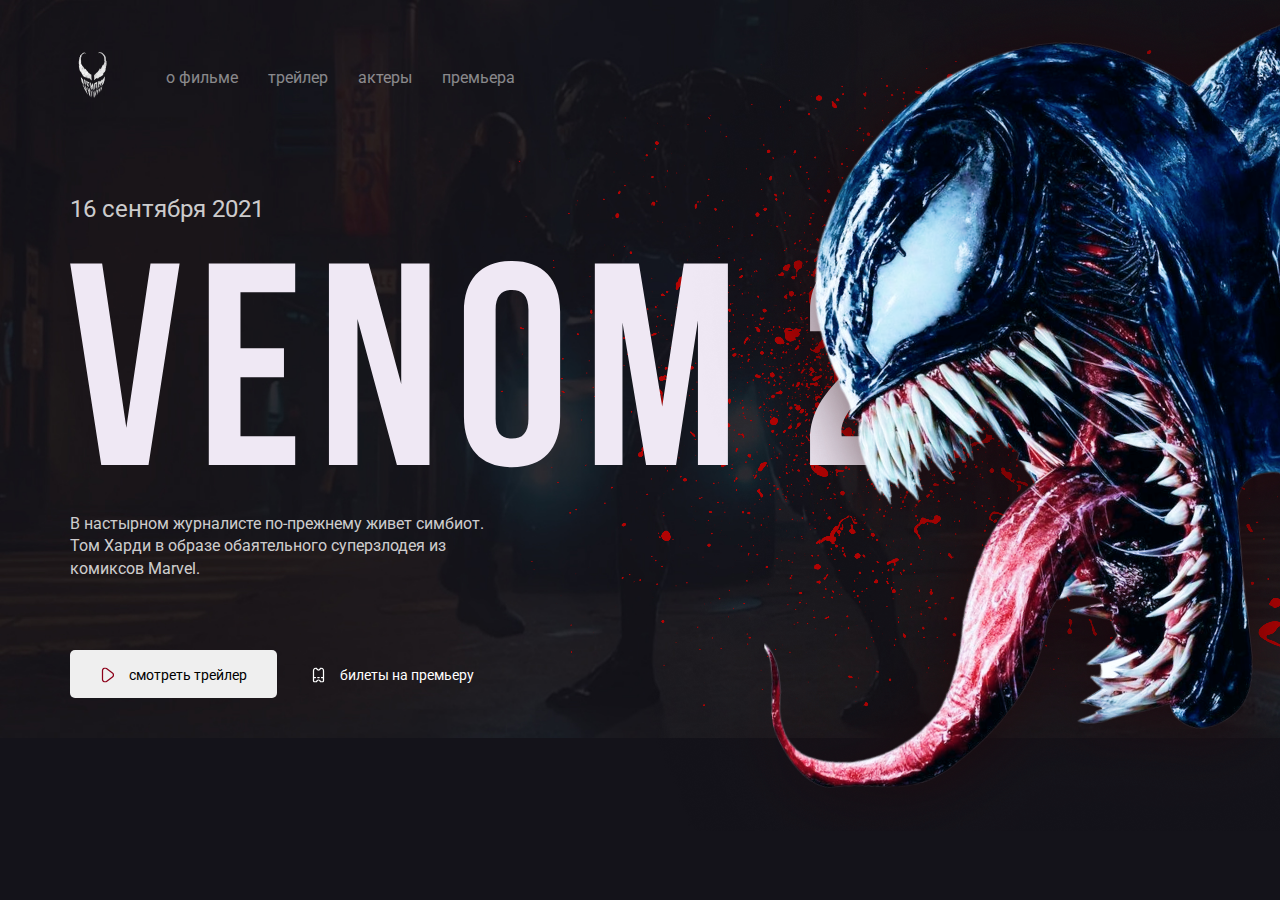
<file: index.html>
<!DOCTYPE html>
<html lang="en">

<head>
    <meta charset="UTF-8">
    <meta http-equiv="X-UA-Compatible" content="IE=edge">
    <meta name="viewport" content="width=device-width, initial-scale=1.0">
    <link rel="preconnect" href="https://fonts.gstatic.com">
    <link href="https://fonts.googleapis.com/css2?family=Roboto:wght@400;700&display=swap" rel="stylesheet">
    <link rel="stylesheet" href="css/normalize.css">
    <link rel="stylesheet" href="css/style.css">
    <title>Главная Venom 2</title>
</head>

<body class="blood">
    <div class="container">
        <header class="header">
            <a href="/" class="logo-link">
                <img width="46" height="71" src="img/logo.png" alt="logo: venom" class="logo-img"></a>
            <nav class="nav">
                <ul class="nav-menu">
                    <li class="nav-menu-item">
                        <a href="about.html" class="nav-menu-link">о фильме</a>
                    </li>
                    <li class="nav-menu-item">
                        <a href="trailer.html" class="nav-menu-link">трейлер</a>
                    </li>
                    <li class="nav-menu-item">
                        <a href="actors.html" class="nav-menu-link">актеры</a>
                    </li>
                    <li class="nav-menu-item">
                        <a href="premier.html" class="nav-menu-link">премьера</a>
                    </li>
                </ul>
            </nav>
        </header>

        <div class="film">
            <div class="film-text">
                <span class="film-date">16 сентября 2021</span>
                <img src="img/Venom2.svg" alt="logo: venom 2" class="film-logo">
                <p class="film-description">В настырном журналисте по-прежнему живет симбиот. Том Харди в образе
                    обаятельного суперзлодея из комиксов Marvel.</p>
            </div>
            <!-- /.film-text -->
            <div class="button-group">
                <button class="button button-pimary">
                    <img width="15" src="img/play.svg" alt="icon: play" class="button-icon">
                    <span class="button-text">смотреть трейлер</span>
                </button>
                <a href="trailer.html" class="button button-link">
                    <img width="15" src="img/ticket.svg" alt="icon: ticket" class="button-icon">
                    <span class="button-text">билеты на премьеру</span>
                </a>
            </div>
            <!-- /.button-group -->
        </div>
        <!-- /.film -->
    </div>
    <!-- /.container -->
    <img src="img/venom.png" alt="photo: venom" class="venom">
</body>

</html>
</file>
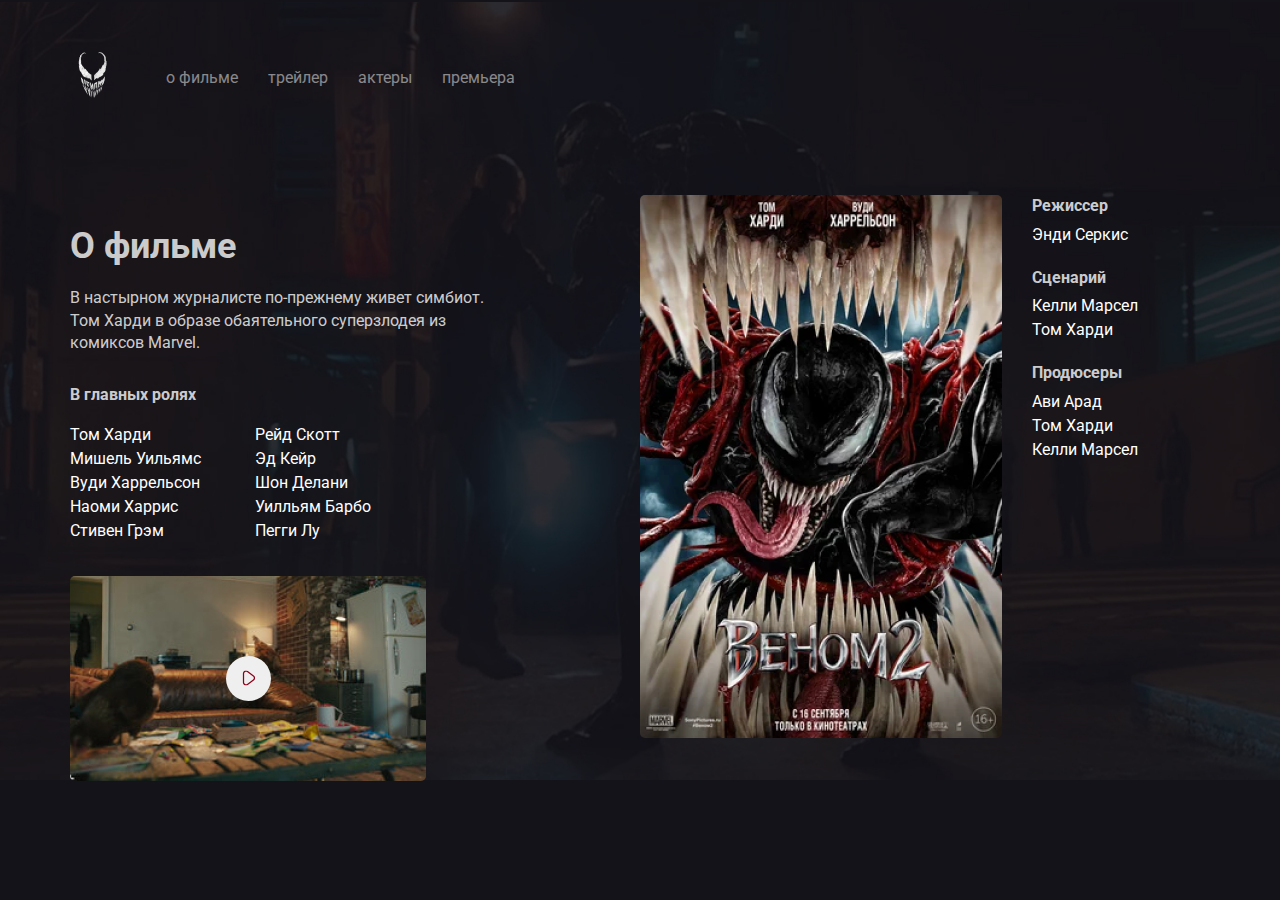
<file: about.html>
<!DOCTYPE html>
<html lang="en">

<head>
    <meta charset="UTF-8">
    <meta http-equiv="X-UA-Compatible" content="IE=edge">
    <meta name="viewport" content="width=device-width, initial-scale=1.0">
    <link rel="preconnect" href="https://fonts.gstatic.com">
    <link href="https://fonts.googleapis.com/css2?family=Roboto:wght@400;700&display=swap" rel="stylesheet">
    <link rel="stylesheet" href="css/normalize.css">
    <link rel="stylesheet" href="css/style.css">
    <title>О фильме - Venom 2</title>
</head>

<body class="primary-bg">
    <div class="container">
        <header class="header">
            <a href="/" class="logo-link">
                <img width="46" height="71" src="img/logo.png" alt="logo: venom" class="logo-img"></a>
            <nav class="nav">
                <ul class="nav-menu">
                    <li class="nav-menu-item">
                        <a href="about.html" class="nav-menu-link">о фильме</a>
                    </li>
                    <li class="nav-menu-item">
                        <a href="trailer.html" class="nav-menu-link">трейлер</a>
                    </li>
                    <li class="nav-menu-item">
                        <a href="actors.html" class="nav-menu-link">актеры</a>
                    </li>
                    <li class="nav-menu-item">
                        <a href="premier.html" class="nav-menu-link">премьера</a>
                    </li>
                </ul>
            </nav>
        </header>
        <div class="content">
            <div class="col">
                <h2 class="content-title">О фильме</h2>
                <p class="content-text">В настырном журналисте по-прежнему живет симбиот. Том Харди в образе обаятельного суперзлодея из комиксов Marvel.</p>
                <h3 class="content-subtitle">В главных ролях</h3>
                <ul class="list column-2">
                    <li class="list-item">Том Харди</li>
                    <li class="list-item">Мишель Уильямс</li>
                    <li class="list-item">Вуди Харрельсон</li>
                    <li class="list-item">Наоми Харрис</li>
                    <li class="list-item">Стивен Грэм</li>
                    <li class="list-item">Рейд Скотт</li>
                    <li class="list-item">Эд Кейр</li>
                    <li class="list-item">Шон Делани</li>
                    <li class="list-item">Уилльям Барбо</li>
                    <li class="list-item">Пегги Лу</li>
                </ul>
                <div class="trailer">
                    <button class="play">
                        <img src="img/play.svg" alt="icon: play icon">
                        <play-icon></play-icon>
                    </button>
                </div>
            </div>
            <div class="col">
                <div class="poster-wrapper">
                    <img src="img/poster.jpg" alt="photo: poster venom 2" class="poster">
                    <div class="creators">
                        <h3 class="content-subtitle">Режиссер</h3>
                        <ul class="list">
                            <li class="list-item">Энди Серкис</li>
                        </ul>
                        <h3 class="content-subtitle">Сценарий</h3>
                        <ul class="list">
                            <li class="list-item">Келли Марсел</li>
                            <li class="list-item">Том Харди</li>
                        </ul>
                        <h3 class="content-subtitle">Продюсеры</h3>
                        <ul class="list">
                            <li class="list-item">Ави Арад</li>
                            <li class="list-item">Том Харди</li>
                            <li class="list-item">Келли Марсел</li>
                        </ul>
                    </div>
                </div>
            </div>
        </div>
    </div>
    <!-- /.container -->
</body>

</html>
</file>
<file: css/style.css>
body {
    color: #fff;
    font-family: 'Roboto', sans-serif;
}

.container {
    max-width: 1140px;
    margin: auto;
}

.header {
    display: flex;
    align-items: center;
    padding-top: 40px;
    margin-bottom: 80px;
}
.logo-link {
    display: inline-block;
    margin-right: 50px;
}

.nav-menu {
    margin: 0;
    padding: 0;
    list-style: none;
    display: flex;
}

.nav-menu-item {
    margin-right: 30px;
}

.nav-menu-link {
    color: rgba(255, 255, 255, 0.5);
    text-decoration: none;
}

.film-date {
    display: block;
    font-size: 24px;
    line-height: 28px;
    color: rgba(255, 255, 255, 0.8);
    margin-bottom: 38px;
}

.film-description {
    margin-top: 40px;
    font-size: 16px;
    line-height: 140%;
    color: rgba(255, 255, 255, 0.8);
    max-width: 423px;
}

.button {
    padding: 15px 30px;
    border: none;
    border-radius: 5px;
    text-decoration: none;
    cursor: pointer;
}

.button-text,
.button-icon {
    display: inline-block;
    vertical-align: middle;
}

.button-text {
    font-size: 14px;
    margin-left: 10px;
}

.button-primary {
    background-color: #FFFFFF;
    color: #8D0019;
}

.button-link {
    color: #fff;
}

.button-group {
    margin-top: 70px;
}

.venom {
    position: absolute;
    top: 0;
    right: 0;
}

.blood {
    background: url('../img/blood.png') no-repeat top right,
     #14131A url('../img/background.jpg') no-repeat center / 100%;
}

.primary-bg {
    background: #14131A url('../img/background.jpg') no-repeat center / 100%;
}

.content {
    display: flex;
}

.col {
    flex-basis: 50%;
}

.content-title {
    font-weight: bold;
    font-size: 36px;
    line-height: 42px;
    color: rgba(255, 255, 255, 0.8);
    margin-bottom: 20px;
}

.content-text {
    font-size: 16px;
    line-height: 140%;
    color: rgba(255, 255, 255, 0.8);
    max-width: 423px;
    margin-bottom: 30px;
}

.content-subtitle {
    font-weight: bold;
    font-size: 16px;
    line-height: 140%;
    color: rgba(255, 255, 255, 0.8);
    margin-top: 0;
    margin-bottom: 15px;
}

.content .list {
    list-style: none;
    padding: 0;
}

.list-item {
    line-height: 1.5;
}

.column-2 {
    -moz-column-count: 2;
    -webkit-column-count: 2;
    column-count: 2;
    column-gap: 20px;
    max-width: 350px;
}

.content .trailer {
    width: 356px;
    height: 205px;
    background: url('../img/trailer.jpg') no-repeat center / contain;
    border-radius: 5px;
    -webkit-border-radius: 5px;
    -moz-border-radius: 5px;
    -ms-border-radius: 5px;
    -o-border-radius: 5px;
    display: flex;
    align-items: center;
    justify-content: center;
    margin-top: 33px;
}

.trailer .play {
    width: 45px;
    height: 45px;
    border-radius: 50%;
    -webkit-border-radius: 50%;
    -moz-border-radius: 50%;
    -ms-border-radius: 50%;
    -o-border-radius: 50%;
    border: none;
    line-height: 0;
    cursor: pointer;
}

.poster-wrapper {
    display: flex;
}

.poster {
    width: 362px;
    border-radius: 5px;
    -webkit-border-radius: 5px;
    -moz-border-radius: 5px;
    -ms-border-radius: 5px;
    -o-border-radius: 5px;
    margin-right: 30px;
}

.poster-wrapper  .list {
    margin: 0 0 20px 0
}
.poster-wrapper .content-subtitle {
    margin-bottom: 5px;
}
</file>
